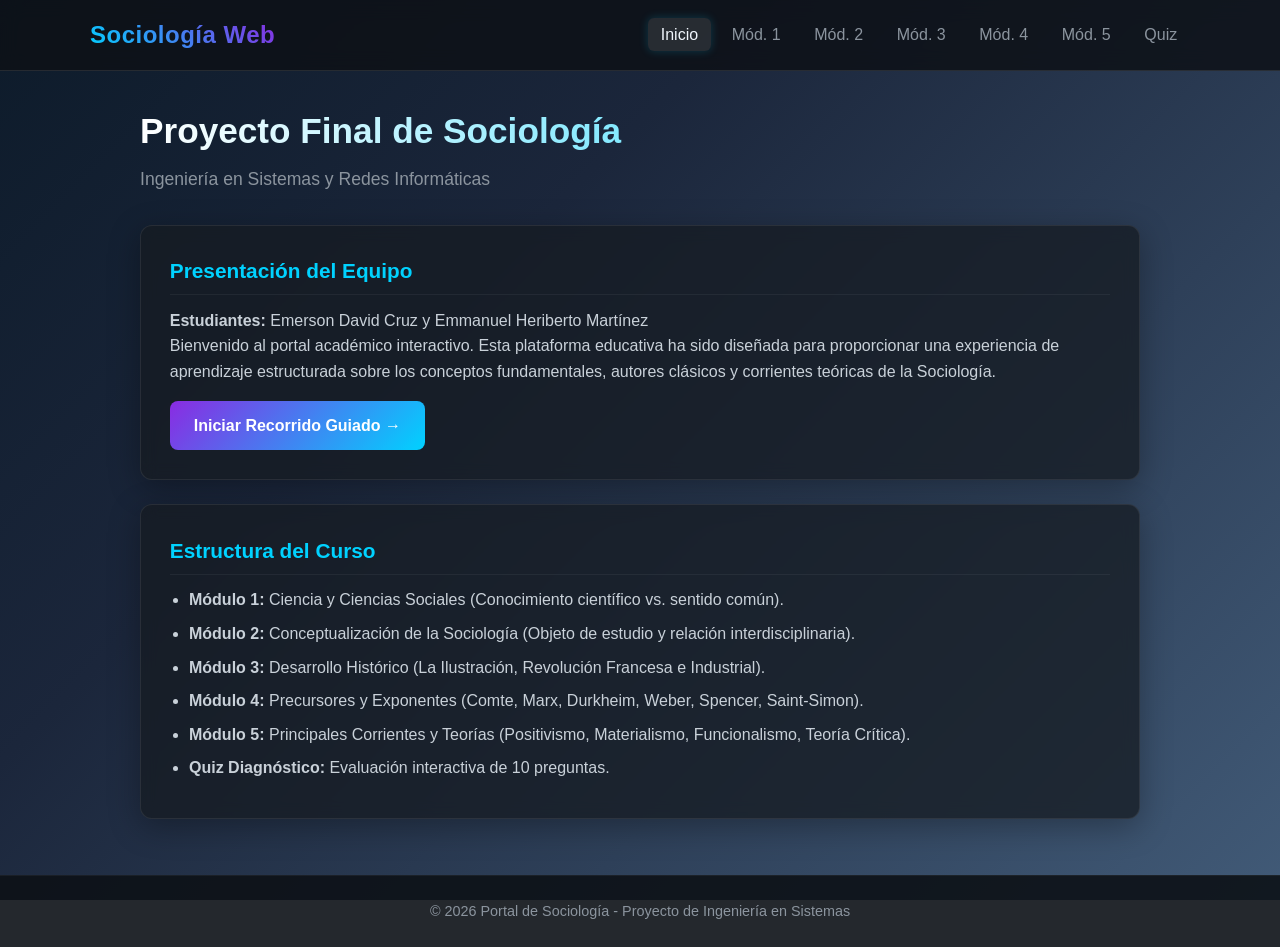
<file: index.html>
<!DOCTYPE html>
<html lang="es">
<head>
  <meta charset="UTF-8">
  <meta name="viewport" content="width=device-width, initial-scale=1.0">
  <title>Inicio - Sociología Web</title>
  <link rel="stylesheet" href="diseño.css">
</head>
<body>

  <header>
    <nav>
      <div class="logo">Sociología Web</div>
      <ul>
        <li><a href="index.html" class="active">Inicio</a></li>
        <li><a href="modulo1.html">Mód. 1</a></li>
        <li><a href="modulo2.html">Mód. 2</a></li>
        <li><a href="modulo3.html">Mód. 3</a></li>
        <li><a href="modulo4.html">Mód. 4</a></li>
        <li><a href="modulo5.html">Mód. 5</a></li>
        <li><a href="quiz.html">Quiz</a></li>
      </ul>
    </nav>
  </header>

  <main>
    <section>
      <h2>Proyecto Final de Sociología</h2>
      <p class="subtitle">Ingeniería en Sistemas y Redes Informáticas</p>

      <div class="card">
        <h3>Presentación del Equipo</h3>
        <p><strong>Estudiantes:</strong> Emerson David Cruz y Emmanuel Heriberto Martínez</p>
        <p>Bienvenido al portal académico interactivo. Esta plataforma educativa ha sido diseñada para proporcionar una experiencia de aprendizaje estructurada sobre los conceptos fundamentales, autores clásicos y corrientes teóricas de la Sociología.</p>
        <a href="modulo1.html" class="btn-nav btn-next" style="display: inline-block; margin-top: 1rem;">Iniciar Recorrido Guiado &rarr;</a>
      </div>

      <div class="card">
        <h3>Estructura del Curso</h3>
        <ul>
          <li><strong>Módulo 1:</strong> Ciencia y Ciencias Sociales (Conocimiento científico vs. sentido común).</li>
          <li><strong>Módulo 2:</strong> Conceptualización de la Sociología (Objeto de estudio y relación interdisciplinaria).</li>
          <li><strong>Módulo 3:</strong> Desarrollo Histórico (La Ilustración, Revolución Francesa e Industrial).</li>
          <li><strong>Módulo 4:</strong> Precursores y Exponentes (Comte, Marx, Durkheim, Weber, Spencer, Saint-Simon).</li>
          <li><strong>Módulo 5:</strong> Principales Corrientes y Teorías (Positivismo, Materialismo, Funcionalismo, Teoría Crítica).</li>
          <li><strong>Quiz Diagnóstico:</strong> Evaluación interactiva de 10 preguntas.</li>
        </ul>
      </div>
    </section>
  </main>

  <footer>
    <p>&copy; 2026 Portal de Sociología - Proyecto de Ingeniería en Sistemas</p>
  </footer>

</body>
</html>
</file>
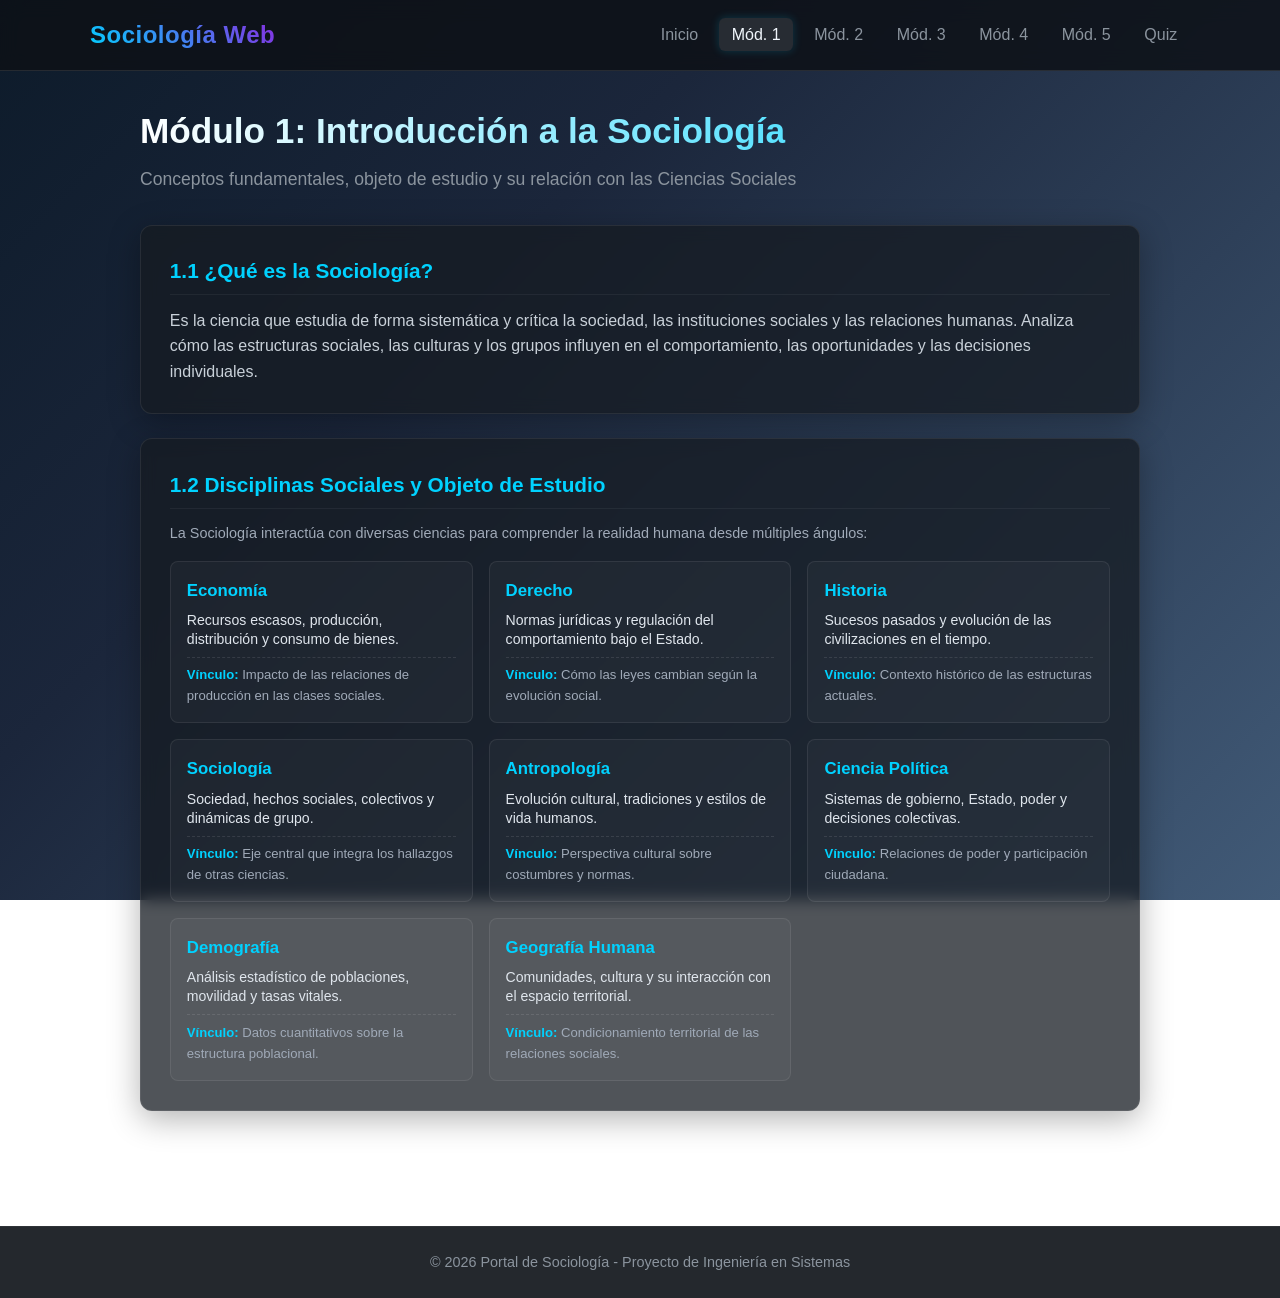
<file: modulo1.html>
<!DOCTYPE html>
<html lang="es">
<head>
  <meta charset="UTF-8">
  <meta name="viewport" content="width=device-width, initial-scale=1.0">
  <title>Módulo 1: Introducción a la Sociología - Sociología Web</title>
  <link rel="stylesheet" href="diseño.css">
  <style>
    .disciplines-grid {
      display: grid;
      grid-template-columns: repeat(auto-fit, minmax(280px, 1fr));
      gap: 1rem;
      margin-top: 1rem;
    }
    .discipline-card {
      background: rgba(255, 255, 255, 0.03);
      border: 1px solid rgba(255, 255, 255, 0.08);
      border-radius: 8px;
      padding: 1rem;
      transition: transform 0.2s ease, border-color 0.2s ease;
    }
    .discipline-card:hover {
      border-color: var(--accent-blue);
      transform: translateY(-2px);
    }
    .discipline-title {
      color: var(--accent-blue);
      font-weight: bold;
      font-size: 1.05rem;
      margin-bottom: 0.4rem;
      display: flex;
      align-items: center;
      justify-content: space-between;
    }
    .discipline-desc {
      font-size: 0.88rem;
      color: #e0e6ed;
      margin-bottom: 0.5rem;
      line-height: 1.35;
    }
    .discipline-rel {
      font-size: 0.82rem;
      color: #a0aab8;
      border-top: 1px dashed rgba(255, 255, 255, 0.1);
      padding-top: 0.4rem;
    }
    .discipline-rel span {
      color: var(--accent-blue);
      font-weight: 600;
    }
  </style>
</head>
<body>

  <header>
    <nav>
      <div class="logo">Sociología Web</div>
      <ul>
        <li><a href="index.html">Inicio</a></li>
        <li><a href="modulo1.html" class="active">Mód. 1</a></li>
        <li><a href="modulo2.html">Mód. 2</a></li>
        <li><a href="modulo3.html">Mód. 3</a></li>
        <li><a href="modulo4.html">Mód. 4</a></li>
        <li><a href="modulo5.html">Mód. 5</a></li>
        <li><a href="quiz.html">Quiz</a></li>
      </ul>
    </nav>
  </header>

  <main>
    <section>
      <h2>Módulo 1: Introducción a la Sociología</h2>
      <p class="subtitle">Conceptos fundamentales, objeto de estudio y su relación con las Ciencias Sociales</p>

      <!-- CONCEPTO Y OBJETO -->
      <div class="card">
        <h3>1.1 ¿Qué es la Sociología?</h3>
        <p>Es la ciencia que estudia de forma sistemática y crítica la sociedad, las instituciones sociales y las relaciones humanas. Analiza cómo las estructuras sociales, las culturas y los grupos influyen en el comportamiento, las oportunidades y las decisiones individuales.</p>
      </div>

      <!-- DISCIPLINAS Y OBJETO DE ESTUDIO COMPACTO -->
      <div class="card" style="margin-top: 1.5rem;">
        <h3>1.2 Disciplinas Sociales y Objeto de Estudio</h3>
        <p style="color: #a0aab8; font-size: 0.9rem; margin-bottom: 0.8rem;">
          La Sociología interactúa con diversas ciencias para comprender la realidad humana desde múltiples ángulos:
        </p>

        <div class="disciplines-grid">
          
          <div class="discipline-card">
            <div class="discipline-title">Economía</div>
            <div class="discipline-desc">Recursos escasos, producción, distribución y consumo de bienes.</div>
            <div class="discipline-rel"><span>Vínculo:</span> Impacto de las relaciones de producción en las clases sociales.</div>
          </div>

          <div class="discipline-card">
            <div class="discipline-title">Derecho</div>
            <div class="discipline-desc">Normas jurídicas y regulación del comportamiento bajo el Estado.</div>
            <div class="discipline-rel"><span>Vínculo:</span> Cómo las leyes cambian según la evolución social.</div>
          </div>

          <div class="discipline-card">
            <div class="discipline-title">Historia</div>
            <div class="discipline-desc">Sucesos pasados y evolución de las civilizaciones en el tiempo.</div>
            <div class="discipline-rel"><span>Vínculo:</span> Contexto histórico de las estructuras actuales.</div>
          </div>

          <div class="discipline-card">
            <div class="discipline-title">Sociología</div>
            <div class="discipline-desc">Sociedad, hechos sociales, colectivos y dinámicas de grupo.</div>
            <div class="discipline-rel"><span>Vínculo:</span> Eje central que integra los hallazgos de otras ciencias.</div>
          </div>

          <div class="discipline-card">
            <div class="discipline-title">Antropología</div>
            <div class="discipline-desc">Evolución cultural, tradiciones y estilos de vida humanos.</div>
            <div class="discipline-rel"><span>Vínculo:</span> Perspectiva cultural sobre costumbres y normas.</div>
          </div>

          <div class="discipline-card">
            <div class="discipline-title">Ciencia Política</div>
            <div class="discipline-desc">Sistemas de gobierno, Estado, poder y decisiones colectivas.</div>
            <div class="discipline-rel"><span>Vínculo:</span> Relaciones de poder y participación ciudadana.</div>
          </div>

          <div class="discipline-card">
            <div class="discipline-title">Demografía</div>
            <div class="discipline-desc">Análisis estadístico de poblaciones, movilidad y tasas vitales.</div>
            <div class="discipline-rel"><span>Vínculo:</span> Datos cuantitativos sobre la estructura poblacional.</div>
          </div>

          <div class="discipline-card">
            <div class="discipline-title">Geografía Humana</div>
            <div class="discipline-desc">Comunidades, cultura y su interacción con el espacio territorial.</div>
            <div class="discipline-rel"><span>Vínculo:</span> Condicionamiento territorial de las relaciones sociales.</div>
          </div>

        </div>
      </div>

      <!-- BOTONES DE NAVEGACIÓN -->
      <div class="module-nav" style="margin-top: 2rem;">
        <a href="index.html" class="btn-nav">&larr; Inicio</a>
        <a href="modulo2.html" class="btn-nav">Módulo 2 &rarr;</a>
      </div>
    </section>
  </main>

  <footer>
    <p>&copy; 2026 Portal de Sociología - Proyecto de Ingeniería en Sistemas</p>
  </footer>

</body>
</html>
</file>
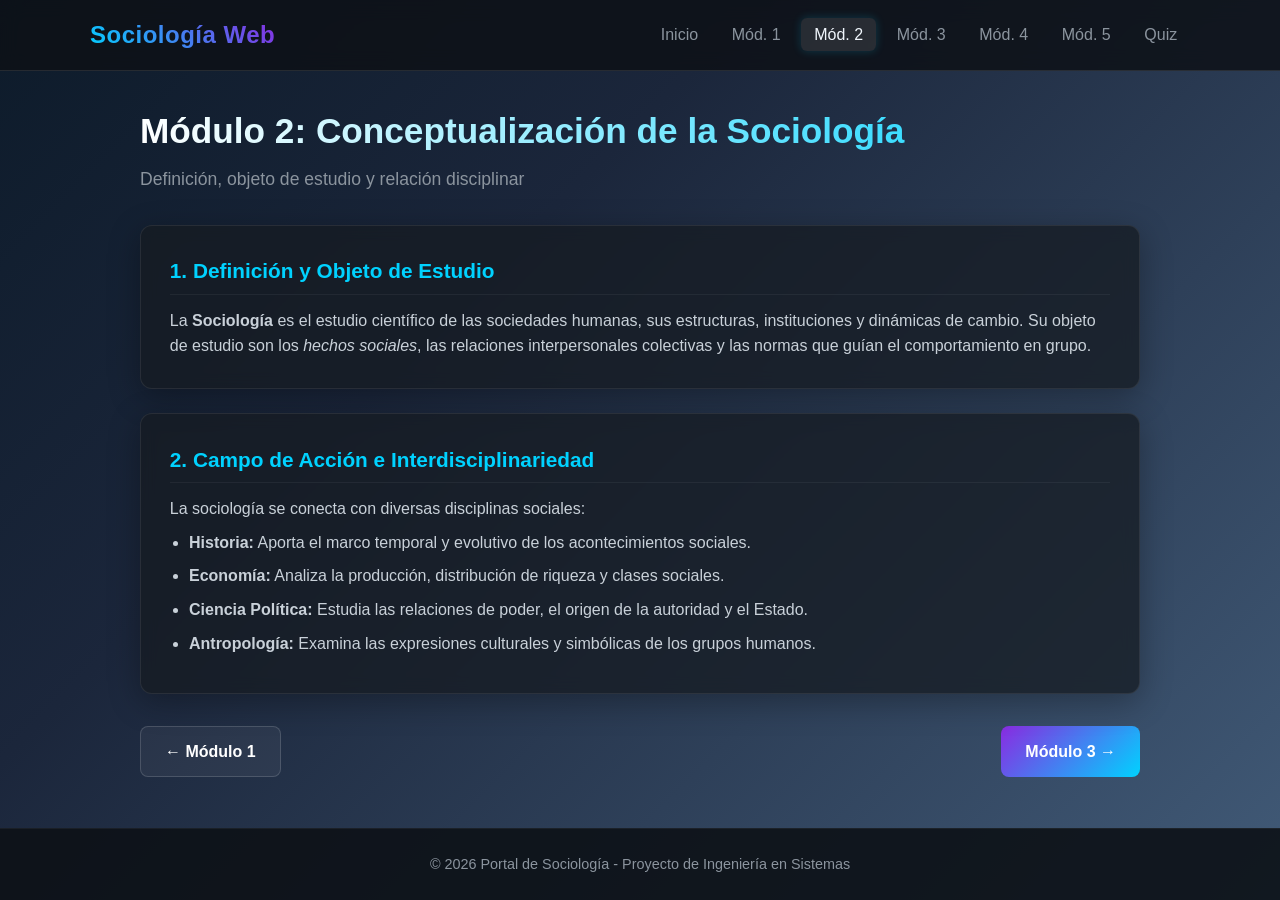
<file: modulo2.html>
<!DOCTYPE html>
<html lang="es">
<head>
  <meta charset="UTF-8">
  <meta name="viewport" content="width=device-width, initial-scale=1.0">
  <title>Módulo 2 - Sociología Web</title>
  <link rel="stylesheet" href="diseño.css">
</head>
<body>

  <header>
    <nav>
      <div class="logo">Sociología Web</div>
      <ul>
        <li><a href="index.html">Inicio</a></li>
        <li><a href="modulo1.html">Mód. 1</a></li>
        <li><a href="modulo2.html" class="active">Mód. 2</a></li>
        <li><a href="modulo3.html">Mód. 3</a></li>
        <li><a href="modulo4.html">Mód. 4</a></li>
        <li><a href="modulo5.html">Mód. 5</a></li>
        <li><a href="quiz.html">Quiz</a></li>
      </ul>
    </nav>
  </header>

  <main>
    <section>
      <h2>Módulo 2: Conceptualización de la Sociología</h2>
      <p class="subtitle">Definición, objeto de estudio y relación disciplinar</p>

      <div class="card">
        <h3>1. Definición y Objeto de Estudio</h3>
        <p>La <strong>Sociología</strong> es el estudio científico de las sociedades humanas, sus estructuras, instituciones y dinámicas de cambio. Su objeto de estudio son los <em>hechos sociales</em>, las relaciones interpersonales colectivas y las normas que guían el comportamiento en grupo.</p>
      </div>

      <div class="card">
        <h3>2. Campo de Acción e Interdisciplinariedad</h3>
        <p>La sociología se conecta con diversas disciplinas sociales:</p>
        <ul>
          <li><strong>Historia:</strong> Aporta el marco temporal y evolutivo de los acontecimientos sociales.</li>
          <li><strong>Economía:</strong> Analiza la producción, distribución de riqueza y clases sociales.</li>
          <li><strong>Ciencia Política:</strong> Estudia las relaciones de poder, el origen de la autoridad y el Estado.</li>
          <li><strong>Antropología:</strong> Examina las expresiones culturales y simbólicas de los grupos humanos.</li>
        </ul>
      </div>

      <div class="module-nav">
        <a href="modulo1.html" class="btn-nav">&larr; Módulo 1</a>
        <a href="modulo3.html" class="btn-nav btn-next">Módulo 3 &rarr;</a>
      </div>
    </section>
  </main>

  <footer>
    <p>&copy; 2026 Portal de Sociología - Proyecto de Ingeniería en Sistemas</p>
  </footer>

</body>
</html>
</file>
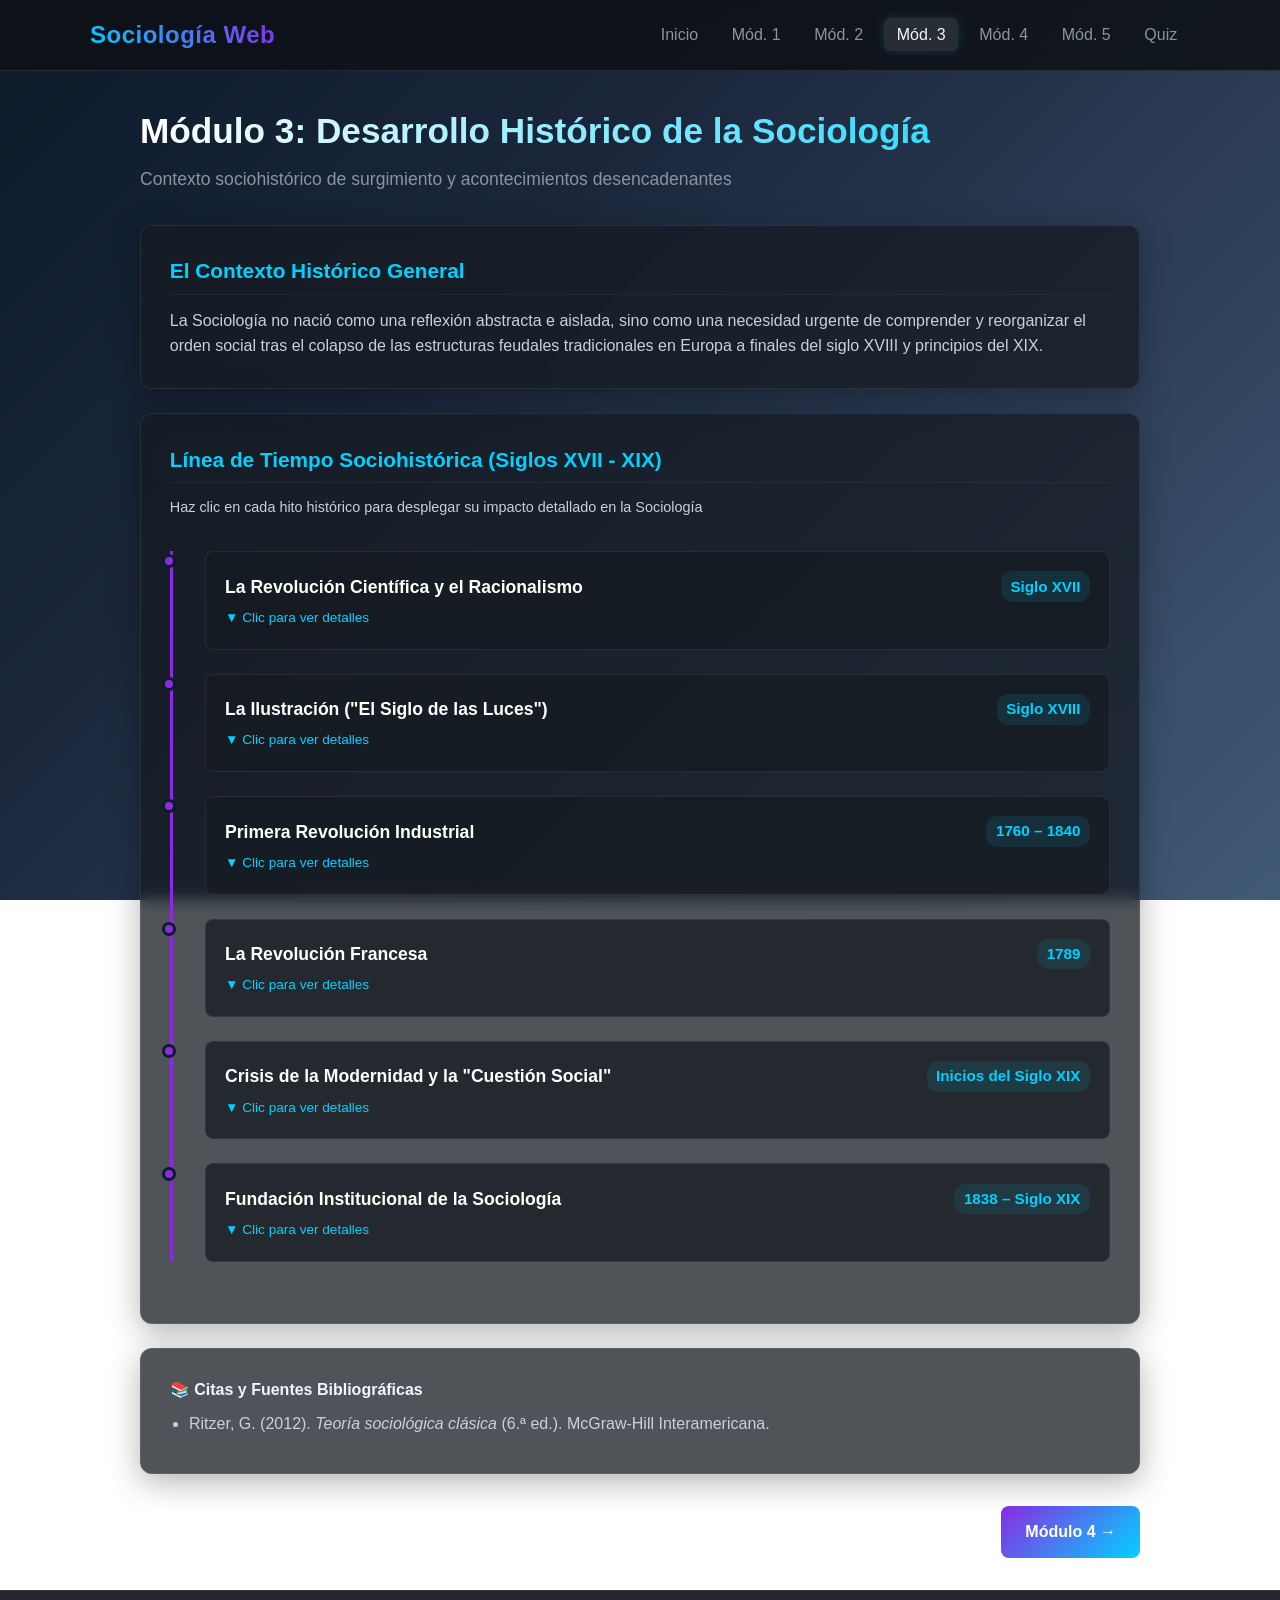
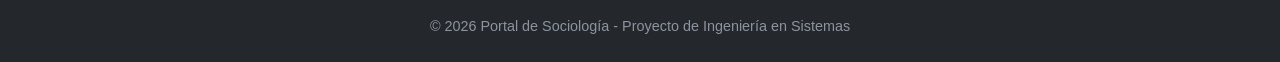
<file: modulo3.html>
<!DOCTYPE html>
<html lang="es">
<head>
  <meta charset="UTF-8">
  <meta name="viewport" content="width=device-width, initial-scale=1.0">
  <title>Módulo 3 - Sociología Web</title>
  <link rel="stylesheet" href="diseño.css">
  <style>
    /* Estilos específicos para la Línea de Tiempo Interactiva */
    .timeline {
      position: relative;
      margin: 2rem 0;
      padding-left: 2rem;
      border-left: 3px solid var(--accent-purple);
    }

    .timeline-item {
      position: relative;
      margin-bottom: 1.5rem;
      cursor: pointer;
    }

    .timeline-dot {
      position: absolute;
      left: -2.65rem;
      top: 0.2rem;
      width: 14px;
      height: 14px;
      border-radius: 50%;
      background: var(--accent-purple);
      border: 3px solid #0d1b2a;
      transition: transform 0.3s ease, background-color 0.3s ease;
    }

    .timeline-item:hover .timeline-dot,
    .timeline-item.active .timeline-dot {
      background: var(--accent-blue);
      transform: scale(1.3);
    }

    .timeline-content {
      background: var(--card-bg);
      border: 1px solid rgba(255, 255, 255, 0.08);
      border-radius: 8px;
      padding: 1.2rem;
      transition: all 0.3s ease;
    }

    .timeline-item:hover .timeline-content {
      border-color: var(--accent-blue);
    }

    .timeline-header {
      display: flex;
      justify-content: space-between;
      align-items: center;
      flex-wrap: wrap;
      gap: 0.5rem;
    }

    .timeline-header strong {
      font-size: 1.1rem;
      color: #ffffff;
    }

    .timeline-year {
      color: var(--accent-blue);
      font-weight: bold;
      font-size: 0.95rem;
      background: rgba(0, 210, 255, 0.1);
      padding: 0.2rem 0.6rem;
      border-radius: 12px;
    }

    .timeline-details {
      max-height: 0;
      overflow: hidden;
      transition: max-height 0.4s ease, margin-top 0.3s ease, padding-top 0.3s ease;
      color: #c9d1d9;
    }

    .timeline-item.active .timeline-details {
      max-height: 500px;
      margin-top: 0.8rem;
      padding-top: 0.8rem;
      border-top: 1px solid rgba(255, 255, 255, 0.1);
    }

    .timeline-details ul {
      padding-left: 1.2rem;
      margin-top: 0.5rem;
    }

    .timeline-details li {
      margin-bottom: 0.4rem;
    }

    .click-hint {
      display: inline-block;
      font-size: 0.85rem;
      color: var(--accent-blue);
      margin-top: 0.3rem;
    }
  </style>
</head>
<body>

  <header>
    <nav>
      <div class="logo">Sociología Web</div>
      <ul>
        <li><a href="index.html">Inicio</a></li>
        <li><a href="modulo1.html">Mód. 1</a></li>
        <li><a href="modulo2.html">Mód. 2</a></li>
        <li><a href="modulo3.html" class="active">Mód. 3</a></li>
        <li><a href="modulo4.html">Mód. 4</a></li>
        <li><a href="modulo5.html">Mód. 5</a></li>
        <li><a href="quiz.html">Quiz</a></li>
      </ul>
    </nav>
  </header>

  <main>
    <section>
      <h2>Módulo 3: Desarrollo Histórico de la Sociología</h2>
      <p class="subtitle">Contexto sociohistórico de surgimiento y acontecimientos desencadenantes</p>

      <div class="card">
        <h3>El Contexto Histórico General</h3>
        <p>La Sociología no nació como una reflexión abstracta e aislada, sino como una necesidad urgente de comprender y reorganizar el orden social tras el colapso de las estructuras feudales tradicionales en Europa a finales del siglo XVIII y principios del XIX.</p>
      </div>

      <!-- LÍNEA DE TIEMPO INTERACTIVA Y EXTENSA -->
      <div class="card">
        <h3>Línea de Tiempo Sociohistórica (Siglos XVII - XIX)</h3>
        <p class="subtitle" style="margin-bottom: 1rem; font-size: 0.9rem;">Haz clic en cada hito histórico para desplegar su impacto detallado en la Sociología</p>

        <div class="timeline">

          <!-- HITO 1 -->
          <div class="timeline-item" onclick="toggleTimeline(this)">
            <div class="timeline-dot"></div>
            <div class="timeline-content">
              <div class="timeline-header">
                <strong>La Revolución Científica y el Racionalismo</strong>
                <span class="timeline-year">Siglo XVII</span>
              </div>
              <span class="click-hint">&#9660; Clic para ver detalles</span>
              <div class="timeline-details">
                <p>El nacimiento del método científico empírico (Galileo, Newton, Descartes) cambió la forma en que el ser humano explicaba el universo físico, desplazando las explicaciones teológicas y míticas.</p>
                <ul>
                  <li><strong>Impacto Sociológico:</strong> Surgió la idea de que la sociedad y el comportamiento humano también podían ser estudiados mediante leyes objetivas y la observación empírica, sentando las bases del método científico social.</li>
                </ul>
              </div>
            </div>
          </div>

          <!-- HITO 2 -->
          <div class="timeline-item" onclick="toggleTimeline(this)">
            <div class="timeline-dot"></div>
            <div class="timeline-content">
              <div class="timeline-header">
                <strong>La Ilustración ("El Siglo de las Luces")</strong>
                <span class="timeline-year">Siglo XVIII</span>
              </div>
              <span class="click-hint">&#9660; Clic para ver detalles</span>
              <div class="timeline-details">
                <p>Movimiento intelectual europeo encabezado por pensadores como Montesquieu, Voltaire, Rousseau y Diderot que colocó a la razón humana como el motor de progreso.</p>
                <ul>
                  <li><strong>Ataque al Dogma:</strong> Se cuestionaron las instituciones monárquicas absolutas y la autoridad religiosa indiscutible.</li>
                  <li><strong>Contrato Social:</strong> Rousseau conceptualizó la sociedad como un acuerdo colectivo racional, dando paso a la idea de que las instituciones humanas son creadas y modificables por el propio hombre.</li>
                </ul>
              </div>
            </div>
          </div>

          <!-- HITO 3 -->
          <div class="timeline-item" onclick="toggleTimeline(this)">
            <div class="timeline-dot"></div>
            <div class="timeline-content">
              <div class="timeline-header">
                <strong>Primera Revolución Industrial</strong>
                <span class="timeline-year">1760 – 1840</span>
              </div>
              <span class="click-hint">&#9660; Clic para ver detalles</span>
              <div class="timeline-details">
                <p>La invención de la máquina de vapor y la transición del trabajo artesanal-agrícola a la producción mecanizada en fábricas transformó radicalmente la vida económica y urbana.</p>
                <ul>
                  <li><strong>Urbanización Descontrolada:</strong> Migración masiva del campo a las ciudades, generando hacinamiento y pobreza urbana.</li>
                  <li><strong>Nueva Estructura de Clases:</strong> Nace la burguesía industrial y el proletariado urbano, junto a condiciones laborales extremas (explotación, extensas jornadas, trabajo infantil).</li>
                </ul>
              </div>
            </div>
          </div>

          <!-- HITO 4 -->
          <div class="timeline-item" onclick="toggleTimeline(this)">
            <div class="timeline-dot"></div>
            <div class="timeline-content">
              <div class="timeline-header">
                <strong>La Revolución Francesa</strong>
                <span class="timeline-year">1789</span>
              </div>
              <span class="click-hint">&#9660; Clic para ver detalles</span>
              <div class="timeline-details">
                <p>Ruptura política decisiva que derrocó la monarquía absoluta feudal e instauró el régimen republicano basado en los valores de Libertad, Igualdad y Fraternidad.</p>
                <ul>
                  <li><strong>Destrucción del Orden Tradicional:</strong> Demostró que las estructuras políticas y sociales no eran eternas ni divinas, sino sujetas al cambio radical.</li>
                  <li><strong>Nacimiento de la Ciudadanía:</strong> Pasaje de súbditos a ciudadanos con derechos formales y participación sociopolítica.</li>
                </ul>
              </div>
            </div>
          </div>

          <!-- HITO 5 -->
          <div class="timeline-item" onclick="toggleTimeline(this)">
            <div class="timeline-dot"></div>
            <div class="timeline-content">
              <div class="timeline-header">
                <strong>Crisis de la Modernidad y la "Cuestión Social"</strong>
                <span class="timeline-year">Inicios del Siglo XIX</span>
              </div>
              <span class="click-hint">&#9660; Clic para ver detalles</span>
              <div class="timeline-details">
                <p>Las secuelas combinadas del desorden político postsocial y las desigualdades del capitalismo industrial dieron origen a la denominada "Cuestión Social" (pobreza, huelgas, anomia, delincuencia y desintegración social).</p>
                <ul>
                  <li><strong>El Dilema del Orden:</strong> Pensadores y filósofos vieron la urgencia de crear una nueva disciplina científica dedicada exclusivamente a entender cómo mantener la cohesión social frente al caos.</li>
                </ul>
              </div>
            </div>
          </div>

          <!-- HITO 6 -->
          <div class="timeline-item" onclick="toggleTimeline(this)">
            <div class="timeline-dot"></div>
            <div class="timeline-content">
              <div class="timeline-header">
                <strong>Fundación Institucional de la Sociología</strong>
                <span class="timeline-year">1838 – Siglo XIX</span>
              </div>
              <span class="click-hint">&#9660; Clic para ver detalles</span>
              <div class="timeline-details">
                <p>Auguste Comte formaliza el uso del término "Sociología" en su obra *Curso de Filosofía Positiva*, proponiendo utilizar el método científico empírico para reorganizar científicamente a la sociedad en crisis.</p>
                <ul>
                  <li><strong>Consolidación:</strong> Pensadores posteriores como Karl Marx, Émile Durkheim y Max Weber formalizan los métodos y escuelas de pensamiento sociológico.</li>
                </ul>
              </div>
            </div>
          </div>

        </div>
      </div>
<div class="card references-card">
  <h4>📚 Citas y Fuentes Bibliográficas</h4>
  <ul class="references-list">
    <li>Ritzer, G. (2012). <cite>Teoría sociológica clásica</cite> (6.ª ed.). McGraw-Hill Interamericana.</li>
    
  </ul>
</div>
      <div class="module-nav">
        <a href="modulo2.html" class="btn-nav">&larr; Módulo 2</a>
        <a href="modulo4.html" class="btn-nav btn-next">Módulo 4 &rarr;</a>
      </div>
    </section>
  </main>

  <footer>
    <p>&copy; 2026 Portal de Sociología - Proyecto de Ingeniería en Sistemas</p>
  </footer>

  <script>
    function toggleTimeline(element) {
      // Cierra los otros elementos si quieres que solo uno esté abierto a la vez (opcional)
      document.querySelectorAll('.timeline-item').forEach(item => {
        if (item !== element) {
          item.classList.remove('active');
        }
      });
      // Alterna la clase activa en el hito seleccionado
      element.classList.toggle('active');
    }
  </script>

</body>
</html>
</file>
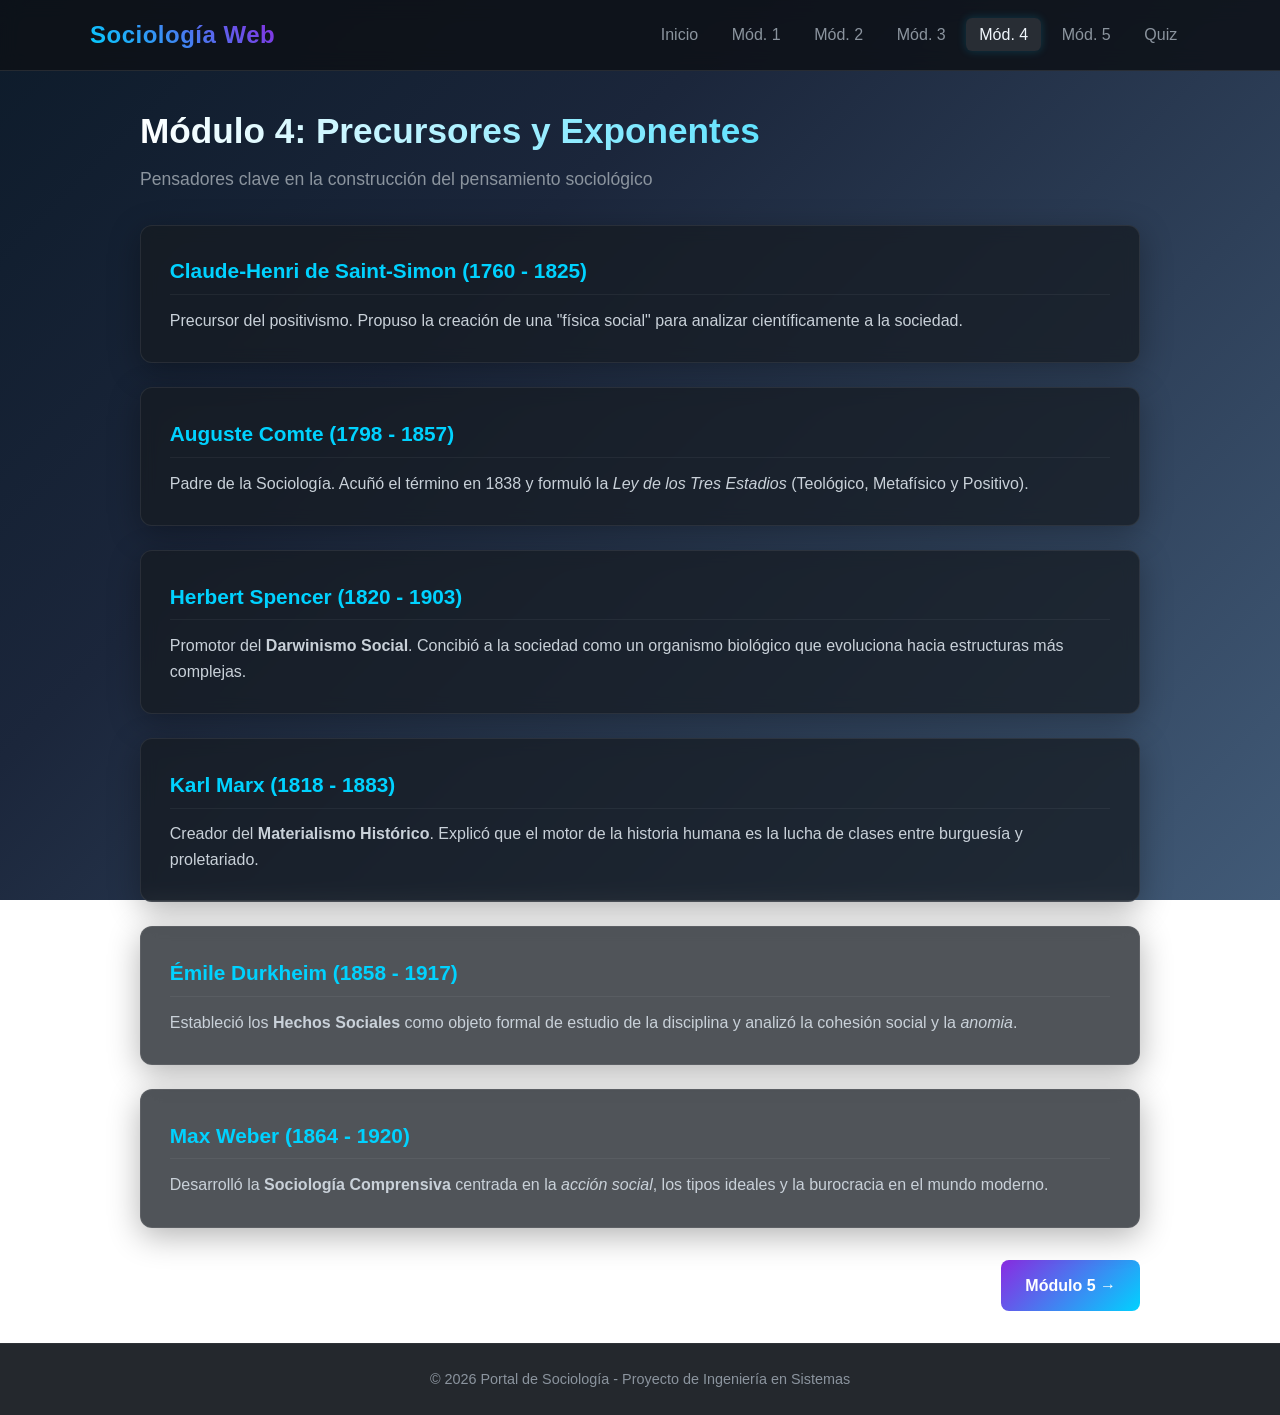
<file: modulo4.html>
<!DOCTYPE html>
<html lang="es">
<head>
  <meta charset="UTF-8">
  <meta name="viewport" content="width=device-width, initial-scale=1.0">
  <title>Módulo 4 - Sociología Web</title>
  <link rel="stylesheet" href="diseño.css">
</head>
<body>

  <header>
    <nav>
      <div class="logo">Sociología Web</div>
      <ul>
        <li><a href="index.html">Inicio</a></li>
        <li><a href="modulo1.html">Mód. 1</a></li>
        <li><a href="modulo2.html">Mód. 2</a></li>
        <li><a href="modulo3.html">Mód. 3</a></li>
        <li><a href="modulo4.html" class="active">Mód. 4</a></li>
        <li><a href="modulo5.html">Mód. 5</a></li>
        <li><a href="quiz.html">Quiz</a></li>
      </ul>
    </nav>
  </header>

  <main>
    <section>
      <h2>Módulo 4: Precursores y Exponentes</h2>
      <p class="subtitle">Pensadores clave en la construcción del pensamiento sociológico</p>

      <div class="card">
        <h3>Claude-Henri de Saint-Simon (1760 - 1825)</h3>
        <p>Precursor del positivismo. Propuso la creación de una "física social" para analizar científicamente a la sociedad.</p>
      </div>

      <div class="card">
        <h3>Auguste Comte (1798 - 1857)</h3>
        <p>Padre de la Sociología. Acuñó el término en 1838 y formuló la <em>Ley de los Tres Estadios</em> (Teológico, Metafísico y Positivo).</p>
      </div>

      <div class="card">
        <h3>Herbert Spencer (1820 - 1903)</h3>
        <p>Promotor del <strong>Darwinismo Social</strong>. Concibió a la sociedad como un organismo biológico que evoluciona hacia estructuras más complejas.</p>
      </div>

      <div class="card">
        <h3>Karl Marx (1818 - 1883)</h3>
        <p>Creador del <strong>Materialismo Histórico</strong>. Explicó que el motor de la historia humana es la lucha de clases entre burguesía y proletariado.</p>
      </div>

      <div class="card">
        <h3>Émile Durkheim (1858 - 1917)</h3>
        <p>Estableció los <strong>Hechos Sociales</strong> como objeto formal de estudio de la disciplina y analizó la cohesión social y la <em>anomia</em>.</p>
      </div>

      <div class="card">
        <h3>Max Weber (1864 - 1920)</h3>
        <p>Desarrolló la <strong>Sociología Comprensiva</strong> centrada en la <em>acción social</em>, los tipos ideales y la burocracia en el mundo moderno.</p>
      </div>

      <div class="module-nav">
        <a href="modulo3.html" class="btn-nav">&larr; Módulo 3</a>
        <a href="modulo5.html" class="btn-nav btn-next">Módulo 5 &rarr;</a>
      </div>
    </section>
  </main>

  <footer>
    <p>&copy; 2026 Portal de Sociología - Proyecto de Ingeniería en Sistemas</p>
  </footer>

</body>
</html>
</file>
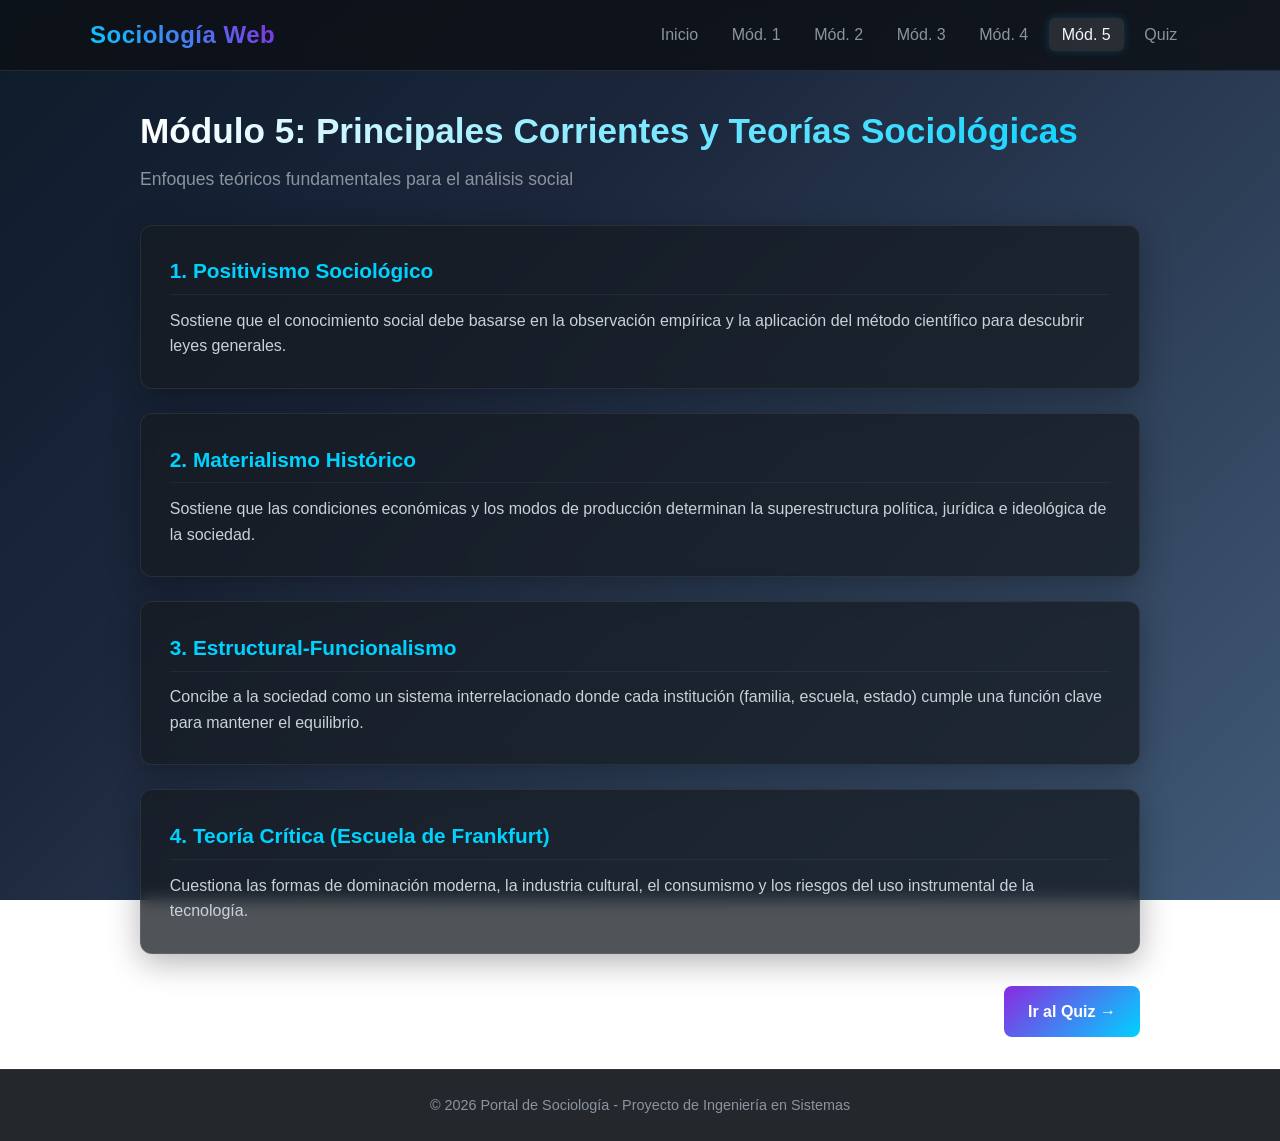
<file: modulo5.html>
<!DOCTYPE html>
<html lang="es">
<head>
  <meta charset="UTF-8">
  <meta name="viewport" content="width=device-width, initial-scale=1.0">
  <title>Módulo 5 - Sociología Web</title>
  <link rel="stylesheet" href="diseño.css">
</head>
<body>

  <header>
    <nav>
      <div class="logo">Sociología Web</div>
      <ul>
        <li><a href="index.html">Inicio</a></li>
        <li><a href="modulo1.html">Mód. 1</a></li>
        <li><a href="modulo2.html">Mód. 2</a></li>
        <li><a href="modulo3.html">Mód. 3</a></li>
        <li><a href="modulo4.html">Mód. 4</a></li>
        <li><a href="modulo5.html" class="active">Mód. 5</a></li>
        <li><a href="quiz.html">Quiz</a></li>
      </ul>
    </nav>
  </header>

  <main>
    <section>
      <h2>Módulo 5: Principales Corrientes y Teorías Sociológicas</h2>
      <p class="subtitle">Enfoques teóricos fundamentales para el análisis social</p>

      <div class="card">
        <h3>1. Positivismo Sociológico</h3>
        <p>Sostiene que el conocimiento social debe basarse en la observación empírica y la aplicación del método científico para descubrir leyes generales.</p>
      </div>

      <div class="card">
        <h3>2. Materialismo Histórico</h3>
        <p>Sostiene que las condiciones económicas y los modos de producción determinan la superestructura política, jurídica e ideológica de la sociedad.</p>
      </div>

      <div class="card">
        <h3>3. Estructural-Funcionalismo</h3>
        <p>Concibe a la sociedad como un sistema interrelacionado donde cada institución (familia, escuela, estado) cumple una función clave para mantener el equilibrio.</p>
      </div>

      <div class="card">
        <h3>4. Teoría Crítica (Escuela de Frankfurt)</h3>
        <p>Cuestiona las formas de dominación moderna, la industria cultural, el consumismo y los riesgos del uso instrumental de la tecnología.</p>
      </div>

      <div class="module-nav">
        <a href="modulo4.html" class="btn-nav">&larr; Módulo 4</a>
        <a href="quiz.html" class="btn-nav btn-next">Ir al Quiz &rarr;</a>
      </div>
    </section>
  </main>

  <footer>
    <p>&copy; 2026 Portal de Sociología - Proyecto de Ingeniería en Sistemas</p>
  </footer>

</body>
</html>
</file>
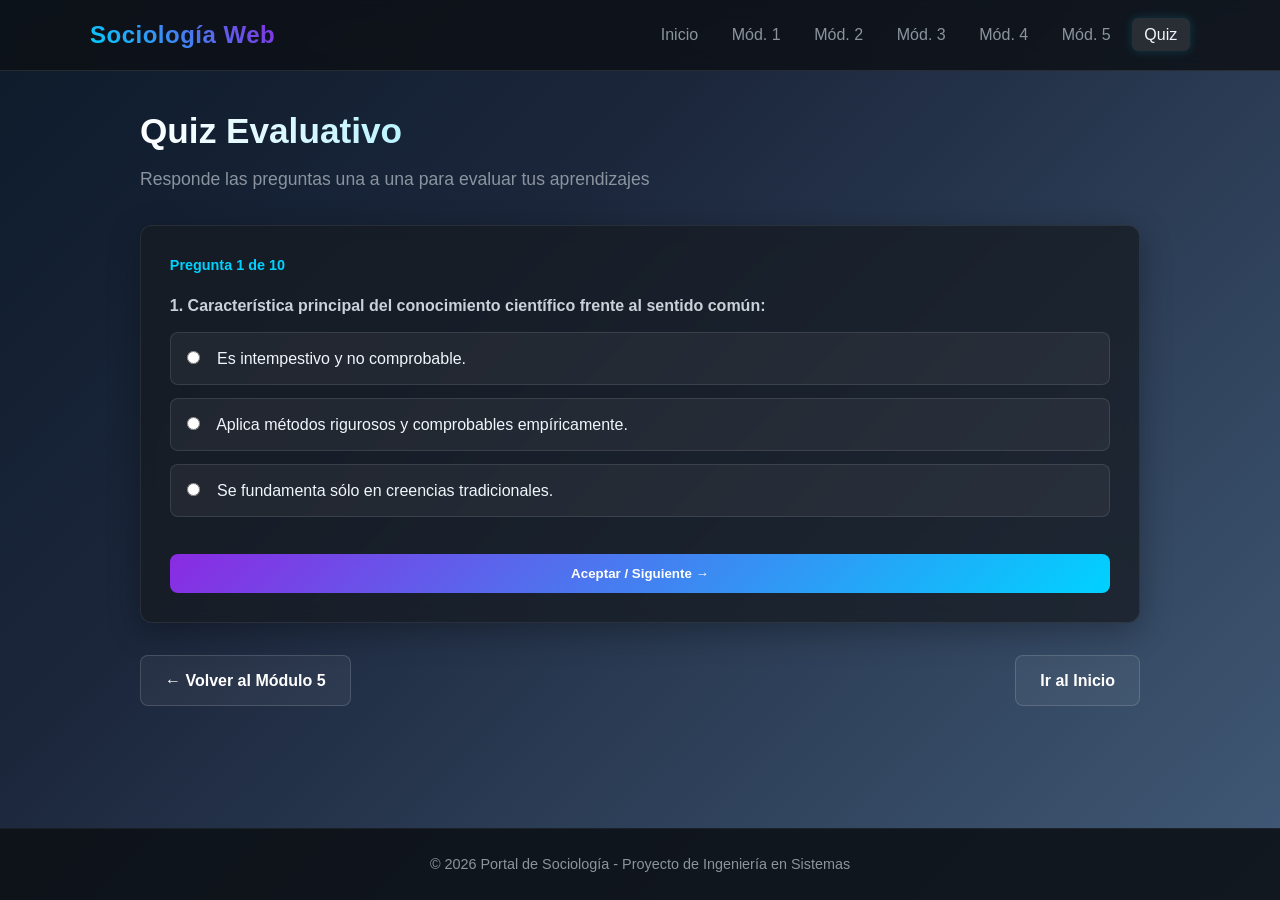
<file: quiz.html>
<!DOCTYPE html>
<html lang="es">
<head>
  <meta charset="UTF-8">
  <meta name="viewport" content="width=device-width, initial-scale=1.0">
  <title>Quiz Interactivo - Sociología Web</title>
  <link rel="stylesheet" href="diseño.css">
  <style>
    .quiz-container {
      position: relative;
      min-height: 280px;
    }
    .question-card {
      display: none;
    }
    .question-card.active {
      display: block;
    }
    .option-label {
      display: block;
      margin: 0.8rem 0;
      padding: 0.8rem 1rem;
      background: rgba(255, 255, 255, 0.05);
      border: 1px solid rgba(255, 255, 255, 0.1);
      border-radius: 8px;
      cursor: pointer;
      transition: all 0.2s ease;
    }
    .option-label:hover {
      background: rgba(255, 255, 255, 0.12);
      border-color: var(--accent-blue);
    }
    .option-label input {
      margin-right: 0.8rem;
    }
    .quiz-progress {
      font-size: 0.9rem;
      color: var(--accent-blue);
      font-weight: bold;
      margin-bottom: 1rem;
    }
    #result-screen {
      display: none;
    }
    .failed-item {
      background: rgba(255, 75, 43, 0.1);
      border-left: 4px solid var(--accent-red);
      padding: 1rem;
      margin-bottom: 1rem;
      border-radius: 4px;
      text-align: left;
    }
    .correct-item {
      background: rgba(0, 210, 255, 0.1);
      border-left: 4px solid var(--accent-blue);
      padding: 1rem;
      margin-bottom: 1rem;
      border-radius: 4px;
      text-align: left;
    }
  </style>
</head>
<body>

  <header>
    <nav>
      <div class="logo">Sociología Web</div>
      <ul>
        <li><a href="index.html">Inicio</a></li>
        <li><a href="modulo1.html">Mód. 1</a></li>
        <li><a href="modulo2.html">Mód. 2</a></li>
        <li><a href="modulo3.html">Mód. 3</a></li>
        <li><a href="modulo4.html">Mód. 4</a></li>
        <li><a href="modulo5.html">Mód. 5</a></li>
        <li><a href="quiz.html" class="active">Quiz</a></li>
      </ul>
    </nav>
  </header>

  <main>
    <section>
      <h2>Quiz Evaluativo</h2>
      <p class="subtitle">Responde las preguntas una a una para evaluar tus aprendizajes</p>

      <div class="card quiz-container">

        <!-- PREGUNTAS INTERACTIVAS -->
        <form id="quiz-form">
          <div class="quiz-progress" id="progress-text">Pregunta 1 de 10</div>

          <!-- P1 -->
          <div class="question-card active" data-index="1">
            <p><strong>1. Característica principal del conocimiento científico frente al sentido común:</strong></p>
            <label class="option-label"><input type="radio" name="q1" value="a"> Es intempestivo y no comprobable.</label>
            <label class="option-label"><input type="radio" name="q1" value="b"> Aplica métodos rigurosos y comprobables empíricamente.</label>
            <label class="option-label"><input type="radio" name="q1" value="c"> Se fundamenta sólo en creencias tradicionales.</label>
          </div>

          <!-- P2 -->
          <div class="question-card" data-index="2">
            <p><strong>2. ¿En qué rama científica se clasifica la Sociología?</strong></p>
            <label class="option-label"><input type="radio" name="q2" value="a"> Ciencias Formales.</label>
            <label class="option-label"><input type="radio" name="q2" value="b"> Ciencias Fácticas Sociales.</label>
            <label class="option-label"><input type="radio" name="q2" value="c"> Ciencias Naturales Exactas.</label>
          </div>

          <!-- P3 -->
          <div class="question-card" data-index="3">
            <p><strong>3. Es el objeto principal de estudio de la Sociología:</strong></p>
            <label class="option-label"><input type="radio" name="q3" value="a"> El funcionamiento neuronal individual.</label>
            <label class="option-label"><input type="radio" name="q3" value="b"> Los hechos sociales y las estructuras colectivas.</label>
            <label class="option-label"><input type="radio" name="q3" value="c"> Los procesos meramente biológicos.</label>
          </div>

          <!-- P4 -->
          <div class="question-card" data-index="4">
            <p><strong>4. Evento histórico que introdujo la producción fabril y el trabajo asalariado:</strong></p>
            <label class="option-label"><input type="radio" name="q4" value="a"> La Revolución Industrial.</label>
            <label class="option-label"><input type="radio" name="q4" value="b"> La Guerra de los Cien Años.</label>
            <label class="option-label"><input type="radio" name="q4" value="c"> La Caída del Imperio Romano.</label>
          </div>

          <!-- P5 -->
          <div class="question-card" data-index="5">
            <p><strong>5. Pensador que acuñó la palabra "Sociología" en 1838:</strong></p>
            <label class="option-label"><input type="radio" name="q5" value="a"> Karl Marx.</label>
            <label class="option-label"><input type="radio" name="q5" value="b"> Auguste Comte.</label>
            <label class="option-label"><input type="radio" name="q5" value="c"> Max Weber.</label>
          </div>

          <!-- P6 -->
          <div class="question-card" data-index="6">
            <p><strong>6. Autor de la teoría del Materialismo Histórico sobre la lucha de clases:</strong></p>
            <label class="option-label"><input type="radio" name="q6" value="a"> Émile Durkheim.</label>
            <label class="option-label"><input type="radio" name="q6" value="b"> Herbert Spencer.</label>
            <label class="option-label"><input type="radio" name="q6" value="c"> Karl Marx.</label>
          </div>

          <!-- P7 -->
          <div class="question-card" data-index="7">
            <p><strong>7. Concepto desarrollado por Durkheim para definir formas de actuar coercitivas al individuo:</strong></p>
            <label class="option-label"><input type="radio" name="q7" value="a"> Hechos Sociales.</label>
            <label class="option-label"><input type="radio" name="q7" value="b"> Tipos Ideales.</label>
            <label class="option-label"><input type="radio" name="q7" value="c"> Ley Positiva.</label>
          </div>

          <!-- P8 -->
          <div class="question-card" data-index="8">
            <p><strong>8. Exponente sociológico asociado al "Darwinismo Social":</strong></p>
            <label class="option-label"><input type="radio" name="q8" value="a"> Claude Henri de Saint-Simon.</label>
            <label class="option-label"><input type="radio" name="q8" value="b"> Herbert Spencer.</label>
            <label class="option-label"><input type="radio" name="q8" value="c"> Max Weber.</label>
          </div>

          <!-- P9 -->
          <div class="question-card" data-index="9">
            <p><strong>9. Teoría que analiza la sociedad como un sistema de partes interrelacionadas en equilibrio:</strong></p>
            <label class="option-label"><input type="radio" name="q9" value="a"> Estructural-Funcionalismo.</label>
            <label class="option-label"><input type="radio" name="q9" value="b"> Teoría Crítica.</label>
            <label class="option-label"><input type="radio" name="q9" value="c"> Positivismo Puro.</label>
          </div>

          <!-- P10 -->
          <div class="question-card" data-index="10">
            <p><strong>10. Escuela surgida en Frankfurt que cuestiona la dominación en la sociedad de consumo:</strong></p>
            <label class="option-label"><input type="radio" name="q10" value="a"> Positivismo Comtiano.</label>
            <label class="option-label"><input type="radio" name="q10" value="b"> Teoría Crítica.</label>
            <label class="option-label"><input type="radio" name="q10" value="c"> Evolucionismo Social.</label>
          </div>

          <button type="button" id="next-btn" onclick="nextQuestion()" class="btn-nav btn-next" style="width: 100%; margin-top: 1.5rem; cursor: pointer;">Aceptar / Siguiente &rarr;</button>
        </form>

        <!-- Pantalla de Resultados -->
        <div id="result-screen">
          <h3 id="score-text" style="font-size: 1.6rem; text-align: center;"></h3>
          <p id="feedback-text" style="text-align: center; margin-bottom: 1.5rem;"></p>
          
          <div id="review-container"></div>

          <button onclick="restartQuiz()" class="btn-nav btn-next" style="width: 100%; margin-top: 1.5rem; cursor: pointer;">Intentar de Nuevo &#8634;</button>
        </div>

      </div>

      <div class="module-nav">
        <a href="modulo5.html" class="btn-nav">&larr; Volver al Módulo 5</a>
        <a href="index.html" class="btn-nav">Ir al Inicio</a>
      </div>
    </section>
  </main>

  <footer>
    <p>&copy; 2026 Portal de Sociología - Proyecto de Ingeniería en Sistemas</p>
  </footer>

  <script>
    let currentStep = 1;
    const totalQuestions = 10;

    const correctAnswers = {
      q1: { ans: 'b', text: 'Aplica métodos rigurosos y comprobables empíricamente', title: '1. Conocimiento científico vs. sentido común' },
      q2: { ans: 'b', text: 'Ciencias Fácticas Sociales', title: '2. Clasificación de la Sociología' },
      q3: { ans: 'b', text: 'Los hechos sociales y las estructuras colectivas', title: '3. Objeto de estudio' },
      q4: { ans: 'a', text: 'La Revolución Industrial', title: '4. Revolución que influyó en el trabajo asalariado' },
      q5: { ans: 'b', text: 'Auguste Comte', title: '5. Padre de la Sociología (1838)' },
      q6: { ans: 'c', text: 'Karl Marx', title: '6. Materialismo Histórico' },
      q7: { ans: 'a', text: 'Hechos Sociales', title: '7. Concepto de Durkheim' },
      q8: { ans: 'b', text: 'Herbert Spencer', title: '8. Darwinismo Social' },
      q9: { ans: 'a', text: 'Estructural-Funcionalismo', title: '9. Sociedad como sistema en equilibrio' },
      q10: { ans: 'b', text: 'Teoría Crítica', title: '10. Escuela de Frankfurt' }
    };

    function nextQuestion() {
      const selected = document.querySelector(`input[name="q${currentStep}"]:checked`);
      
      if (!selected) {
        alert('Por favor selecciona una respuesta antes de continuar.');
        return;
      }

      if (currentStep < totalQuestions) {
        document.querySelector(`.question-card[data-index="${currentStep}"]`).classList.remove('active');
        currentStep++;
        document.querySelector(`.question-card[data-index="${currentStep}"]`).classList.add('active');
        document.getElementById('progress-text').innerText = `Pregunta ${currentStep} de ${totalQuestions}`;
        
        if (currentStep === totalQuestions) {
          document.getElementById('next-btn').innerText = 'Finalizar y Ver Resultados';
        }
      } else {
        finishQuiz();
      }
    }

    function finishQuiz() {
      document.getElementById('quiz-form').style.display = 'none';
      const resultScreen = document.getElementById('result-screen');
      resultScreen.style.display = 'block';

      let score = 0;
      const reviewContainer = document.getElementById('review-container');
      reviewContainer.innerHTML = '<h4 style="margin-bottom: 1rem; color: var(--accent-blue);">Desglose de Respuestas:</h4>';

      for (let i = 1; i <= totalQuestions; i++) {
        const key = `q${i}`;
        const selected = document.querySelector(`input[name="${key}"]:checked`);
        const item = correctAnswers[key];

        if (selected && selected.value === item.ans) {
          score++;
          reviewContainer.innerHTML += `
            <div class="correct-item">
              <strong>✓ Pregunta ${i}:</strong> Correcta<br>
              <small>${item.title}</small>
            </div>`;
        } else {
          reviewContainer.innerHTML += `
            <div class="failed-item">
              <strong>✕ Pregunta ${i}:</strong> Incorrecta<br>
              <small>${item.title}</small><br>
              <strong style="color: #00d2ff;">Respuesta correcta:</strong> ${item.text}
            </div>`;
        }
      }

      document.getElementById('score-text').innerText = `Punteo: ${score} / ${totalQuestions}`;
      
      if (score === 10) {
        document.getElementById('feedback-text').innerText = '¡Felicidades! Tienes un dominio total de los módulos.';
      } else if (score >= 6) {
        document.getElementById('feedback-text').innerText = '¡Buen trabajo! Revisa las respuestas incorrectas para reforzar.';
      } else {
        document.getElementById('feedback-text').innerText = 'Te recomendamos repasar los módulos y volver a intentarlo.';
      }
    }

    function restartQuiz() {
      currentStep = 1;
      document.getElementById('quiz-form').reset();
      document.getElementById('quiz-form').style.display = 'block';
      document.getElementById('result-screen').style.display = 'none';
      
      document.querySelectorAll('.question-card').forEach(card => card.classList.remove('active'));
      document.querySelector('.question-card[data-index="1"]').classList.add('active');
      
      document.getElementById('progress-text').innerText = `Pregunta 1 de ${totalQuestions}`;
      document.getElementById('next-btn').innerText = 'Aceptar / Siguiente →';
    }
  </script>

</body>
</html>
</file>
<file: diseño.css>
/* ==========================================================================
   1. VARIABLES GLOBALES Y RESETEO
   ========================================================================== */
:root {
  --font-primary: 'Segoe UI', Tahoma, Geneva, Verdana, sans-serif;
  --bg-gradient: linear-gradient(135deg, #0d1b2a 0%, #1b263b 35%, #415a77 100%);
  --card-bg: rgba(22, 27, 34, 0.75);
  --accent-purple: #8a2be2;
  --accent-blue: #00d2ff;
  --accent-red: #ff4b2b;
  --text-main: #f0f6fc;
  --text-muted: #8b949e;
  --border-glow: rgba(138, 43, 226, 0.3);
}

* {
  margin: 0;
  padding: 0;
  box-sizing: border-box;
}

body {
  font-family: var(--font-primary);
  background: var(--bg-gradient);
  background-attachment: fixed;
  color: var(--text-main);
  line-height: 1.6;
  min-height: 100vh;
  display: flex;
  flex-direction: column;
}

/* ==========================================================================
   2. ENCABEZADO Y NAVEGACIÓN
   ========================================================================== */
header {
  background: rgba(13, 17, 23, 0.85);
  backdrop-filter: blur(10px);
  position: sticky;
  top: 0;
  z-index: 1000;
  border-bottom: 1px solid rgba(255, 255, 255, 0.1);
  padding: 1rem 2rem;
}

nav {
  max-width: 1100px;
  margin: 0 auto;
  display: flex;
  justify-content: space-between;
  align-items: center;
  flex-wrap: wrap;
  gap: 1rem;
}

.logo {
  font-size: 1.5rem;
  font-weight: 700;
  background: linear-gradient(45deg, var(--accent-blue), var(--accent-purple));
  background-clip: text;
  -webkit-background-clip: text;
  -webkit-text-fill-color: transparent;
  letter-spacing: 0.5px;
}

nav ul {
  display: flex;
  list-style: none;
  gap: 0.5rem;
  flex-wrap: wrap;
}

nav a {
  color: var(--text-muted);
  text-decoration: none;
  padding: 0.5rem 0.8rem;
  border-radius: 6px;
  font-weight: 500;
  transition: all 0.3s ease;
}

nav a:hover,
nav a.active {
  color: var(--text-main);
  background: rgba(255, 255, 255, 0.1);
  box-shadow: 0 0 10px rgba(0, 210, 255, 0.2);
}

/* ==========================================================================
   3. CONTENIDO PRINCIPAL Y TARJETAS
   ========================================================================== */
main {
  flex: 1;
  max-width: 1000px;
  width: 90%;
  margin: 2rem auto;
}

h2 {
  font-size: 2.2rem;
  margin-bottom: 0.3rem;
  background: linear-gradient(90deg, #ffffff, var(--accent-blue));
  background-clip: text;
  -webkit-background-clip: text;
  -webkit-text-fill-color: transparent;
}

.subtitle {
  color: var(--text-muted);
  font-size: 1.1rem;
  margin-bottom: 2rem;
}

.card {
  background: var(--card-bg);
  border: 1px solid rgba(255, 255, 255, 0.08);
  border-radius: 12px;
  padding: 1.8rem;
  margin-bottom: 1.5rem;
  backdrop-filter: blur(8px);
  box-shadow: 0 8px 32px 0 rgba(0, 0, 0, 0.3);
  transition: transform 0.3s ease, border-color 0.3s ease, box-shadow 0.3s ease;
}

.card:hover {
  transform: translateY(-4px);
  border-color: var(--accent-purple);
  box-shadow: 0 10px 25px var(--border-glow);
}

.card h3 {
  color: var(--accent-blue);
  margin-bottom: 0.8rem;
  font-size: 1.3rem;
  border-bottom: 1px solid rgba(255, 255, 255, 0.05);
  padding-bottom: 0.4rem;
}

.card p, .card ul {
  color: #c9d1d9;
}

.card ul {
  padding-left: 1.2rem;
  margin-top: 0.5rem;
}

.card li {
  margin-bottom: 0.5rem;
}

/* ==========================================================================
   4. BOTONES Y NAVEGACIÓN DE MÓDULOS
   ========================================================================== */
.module-nav {
  display: flex;
  justify-content: space-between;
  gap: 1rem;
  margin-top: 2rem;
}

.btn-nav {
  display: inline-flex;
  align-items: center;
  justify-content: center;
  padding: 0.75rem 1.5rem;
  border-radius: 8px;
  text-decoration: none;
  font-weight: 600;
  color: #ffffff;
  background: rgba(255, 255, 255, 0.05);
  border: 1px solid rgba(255, 255, 255, 0.15);
  transition: all 0.3s ease;
}

.btn-nav:hover {
  background: rgba(255, 255, 255, 0.15);
  transform: translateY(-2px);
}

.btn-next {
  background: linear-gradient(135deg, var(--accent-purple), var(--accent-blue));
  border: none;
}

.btn-next:hover {
  box-shadow: 0 0 15px rgba(138, 43, 226, 0.5);
  opacity: 0.95;
}

/* ==========================================================================
   5. PIE DE PÁGINA
   ========================================================================== */
footer {
  text-align: center;
  padding: 1.5rem;
  background: rgba(13, 17, 23, 0.9);
  color: var(--text-muted);
  font-size: 0.9rem;
  border-top: 1px solid rgba(255, 255, 255, 0.05);
  margin-top: auto;
}

/* ==========================================================================
   6. ADAPTABILIDAD (RESPONSIVE)
   ========================================================================== */
@media (max-width: 768px) {
  nav {
    flex-direction: column;
    align-items: flex-start;
  }
  
  nav ul {
    width: 100%;
    justify-content: space-between;
  }

  .module-nav {
    flex-direction: column;
  }

  .btn-nav {
    width: 100%;
    text-align: center;
  }
}
</file>
